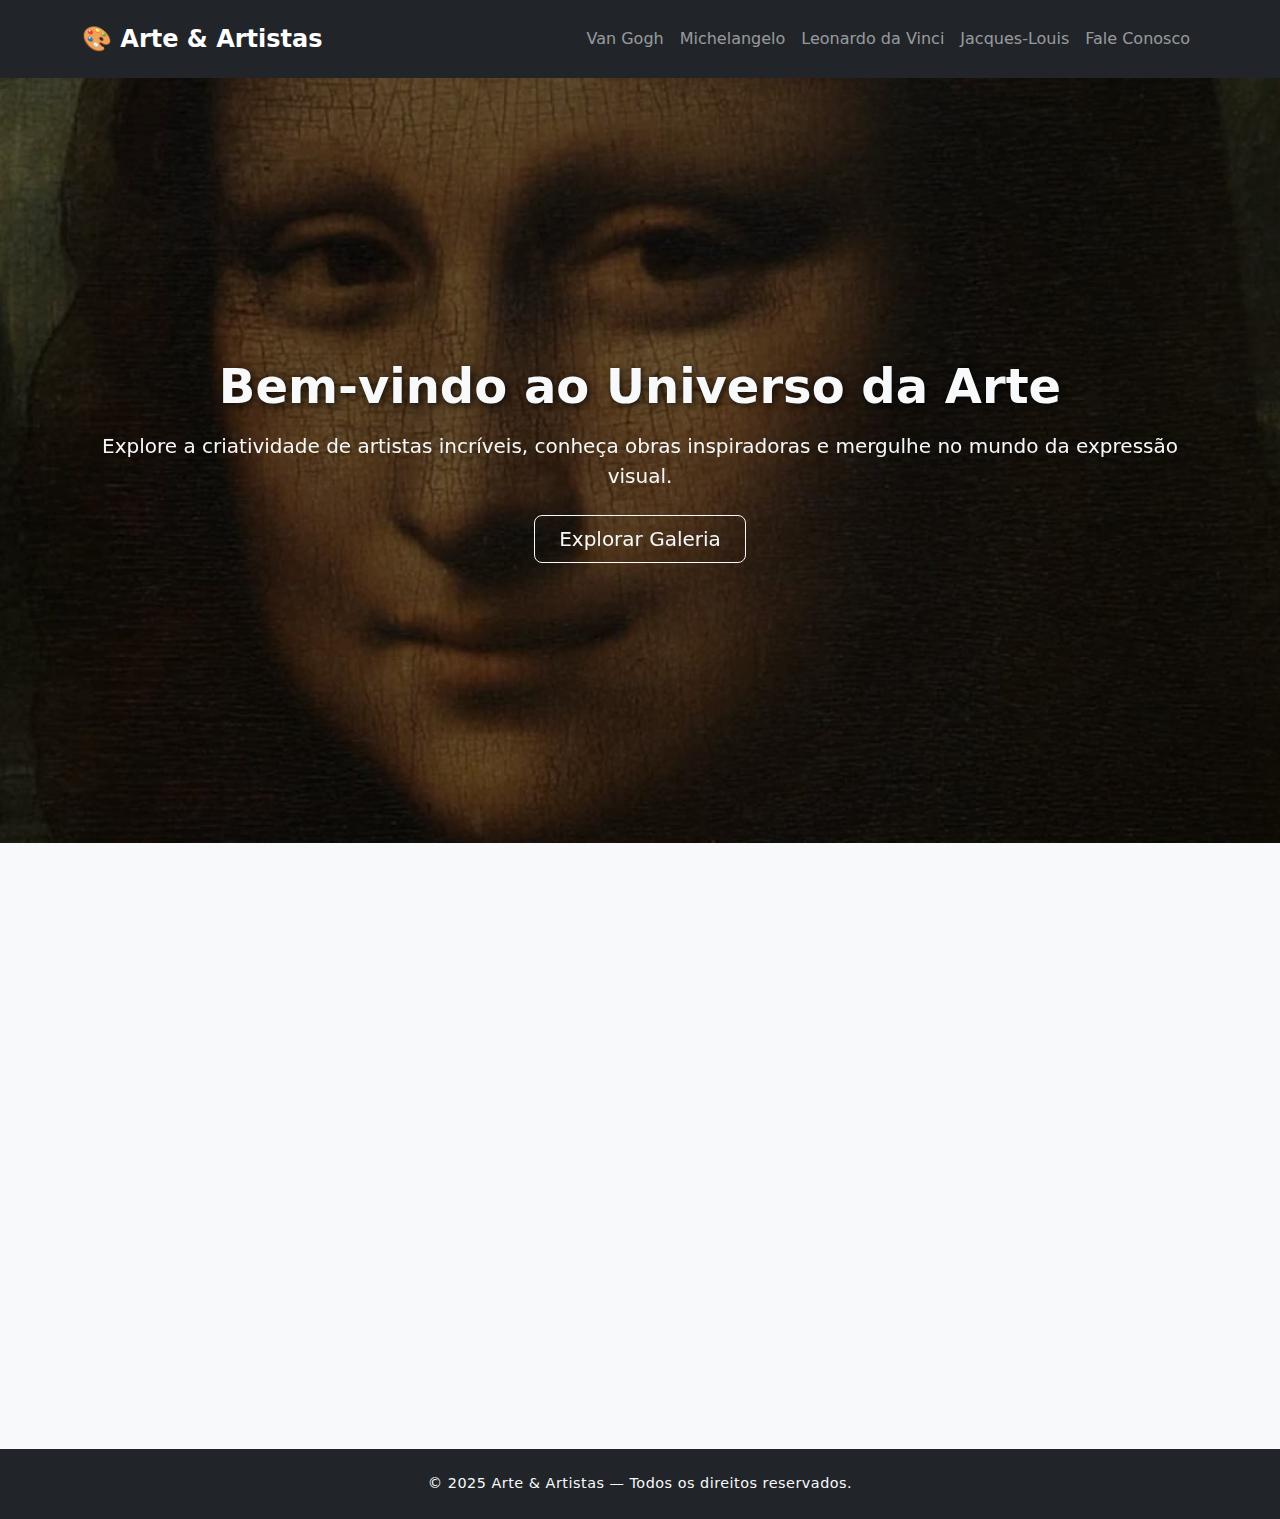
<file: index.html>
<!DOCTYPE html>
<html lang="pt-BR">
<head>
  <meta charset="UTF-8">
  <meta name="viewport" content="width=device-width, initial-scale=1.0">
  <title>Galeria de Arte & Artistas</title>

  <!-- Bootstrap CSS -->
  <link href="https://cdn.jsdelivr.net/npm/bootstrap@5.3.3/dist/css/bootstrap.min.css" rel="stylesheet">

  <!-- Animate On Scroll -->
  <link href="https://unpkg.com/aos@2.3.4/dist/aos.css" rel="stylesheet">

  <style>
    /* ===== HERO ===== */
    .hero {
      background: url('img/monalisa-detalhe.webp') center/cover no-repeat;
      height: 85vh;
      position: relative;
    }
    .hero::after {
      content: "";
      position: absolute;
      inset: 0;
      background: rgba(0, 0, 0, 0.6);
    }
    .hero .container {
      position: relative;
      z-index: 2;
    }
    .hero h1 {
      font-size: 3rem;
      text-shadow: 2px 2px 8px rgba(0,0,0,0.8);
    }

    /* ===== DESTAQUE ===== */
    .card {
      border-radius: 12px;
      overflow: hidden;
      border: none;
      box-shadow: 0 6px 18px rgba(0,0,0,0.1);
      transition: transform 0.3s ease, box-shadow 0.3s ease;
    }
    .card:hover {
      transform: translateY(-6px);
      box-shadow: 0 12px 24px rgba(0,0,0,0.15);
    }

    .card-img-top {
      height: 280px;
      object-fit: cover;
      transition: transform 0.4s ease;
    }

    .card:hover .card-img-top {
      transform: scale(1.08);
    }

    /* ===== OVERLAY COM LEGENDA ===== */
    .image-overlay {
      position: absolute;
      top: 0;
      left: 0;
      width: 100%;
      height: 100%;
      background: rgba(0,0,0,0.65);
      color: #fff;
      opacity: 0;
      display: flex;
      flex-direction: column;
      align-items: center;
      justify-content: center;
      transition: opacity 0.4s ease;
    }
    .card:hover .image-overlay {
      opacity: 1;
    }
    .image-overlay h5 {
      font-weight: 600;
      font-size: 1.25rem;
      color: #f9d342;
    }
    .image-overlay p {
      font-size: 0.9rem;
      color: #ddd;
      margin-top: 5px;
    }

    /* ===== FOOTER ===== */
    footer {
      font-size: 0.9rem;
      letter-spacing: 0.5px;
    }

    .card-body {
      text-align: center;
      background-color: #fff;
    }
  </style>
</head>
<body>

  <!-- ===== NAVBAR ===== -->
  <nav class="navbar navbar-expand-lg navbar-dark bg-dark shadow-sm py-3">
    <div class="container">
      <a class="navbar-brand fw-bold fs-4" href="index.html">🎨 Arte & Artistas</a>
      <button class="navbar-toggler" type="button" data-bs-toggle="collapse" data-bs-target="#navbarNav">
        <span class="navbar-toggler-icon"></span>
      </button>
      <div class="collapse navbar-collapse justify-content-end" id="navbarNav">
        <ul class="navbar-nav">
          <li class="nav-item"><a class="nav-link" href="pag1.html">Van Gogh</a></li>
          <li class="nav-item"><a class="nav-link" href="pag2.html">Michelangelo</a></li>
          <li class="nav-item"><a class="nav-link" href="pag3.html">Leonardo da Vinci</a></li>
          <li class="nav-item"><a class="nav-link" href="pag4.html">Jacques-Louis</a></li>
          <li class="nav-item"><a class="nav-link" href="pag5.html">Fale Conosco</a></li>
        </ul>
      </div>
    </div>
  </nav>

  <!-- ===== HALL DE ENTRADA ===== -->
  <section class="hero d-flex align-items-center text-center text-light" id="home">
    <div class="container" data-aos="fade-up">
      <h1 class="display-3 fw-bold mb-3">Bem-vindo ao Universo da Arte</h1>
      <p class="lead mb-4">Explore a criatividade de artistas incríveis, conheça obras inspiradoras e mergulhe no mundo da expressão visual.</p>
      <a href="#explorar" class="btn btn-outline-light btn-lg px-4">Explorar Galeria</a>
    </div>
  </section>

  <!-- ===== SEÇÃO DE DESTAQUE ===== -->
  <section id="explorar" class="py-5 bg-light">
    <div class="container">
      <div class="text-center mb-5" data-aos="fade-up">
        <h2 class="fw-bold">O que você vai encontrar</h2>
        <p class="text-muted">Uma jornada visual através da arte clássica e moderna.</p>
      </div>

      <div class="row g-4">
        <!-- Card 1 -->
        <div class="col-md-4" data-aos="zoom-in">
          <div class="card position-relative h-100">
            <img src="img/Vincent_van_Gogh_-_Self-Portrait_-_Google_Art_Project_(454045).jpg" class="card-img-top" alt="Van Gogh">
            <div class="image-overlay">
              <h5>Autorretrato</h5>
              <p>Vincent van Gogh — 1889</p>
            </div>
            <div class="card-body">
              <h5 class="card-title">Perfis de Artistas</h5>
              <p class="card-text text-muted">Conheça a história e as inspirações por trás de cada artista.</p>
            </div>
          </div>
        </div>

        <!-- Card 2 -->
        <div class="col-md-4" data-aos="zoom-in" data-aos-delay="150">
          <div class="card position-relative h-100">
            <img src="img/Last_Judgement_by_Michelangelo.jpg" class="card-img-top" alt="Michelangelo">
            <div class="image-overlay">
              <h5>O Juízo Final</h5>
              <p>Michelangelo — 1541</p>
            </div>
            <div class="card-body">
              <h5 class="card-title">Obras</h5>
              <p class="card-text text-muted">Explore obras em alta resolução com curadoria especial.</p>
            </div>
          </div>
        </div>

        <!-- Card 3 -->
        <div class="col-md-4" data-aos="zoom-in" data-aos-delay="300">
          <div class="card position-relative h-100">
            <img src="img/David_-_Napoleon_crossing_the_Alps_-_Malmaison1.jpg" class="card-img-top" alt="Jacques-Louis David">
            <div class="image-overlay">
              <h5>Napoleão Cruzando os Alpes</h5>
              <p>Jacques-Louis David — 1801</p>
            </div>
            <div class="card-body">
              <h5 class="card-title">História</h5>
              <p class="card-text text-muted">Fique por dentro dos contextos históricos da época dos artistas.</p>
            </div>
          </div>
        </div>
      </div>
    </div>
  </section>

  <!-- ===== FOOTER ===== -->
  <footer class="text-center py-4 bg-dark text-light">
    <p class="mb-0">&copy; 2025 Arte & Artistas — Todos os direitos reservados.</p>
  </footer>

  <!-- Bootstrap JS -->
  <script src="https://cdn.jsdelivr.net/npm/bootstrap@5.3.3/dist/js/bootstrap.bundle.min.js"></script>

  <!-- Animate On Scroll -->
  <script src="https://unpkg.com/aos@2.3.4/dist/aos.js"></script>
  <script>
    AOS.init({
      duration: 1000,
      once: true
    });
  </script>
</body>
</html>
</file>
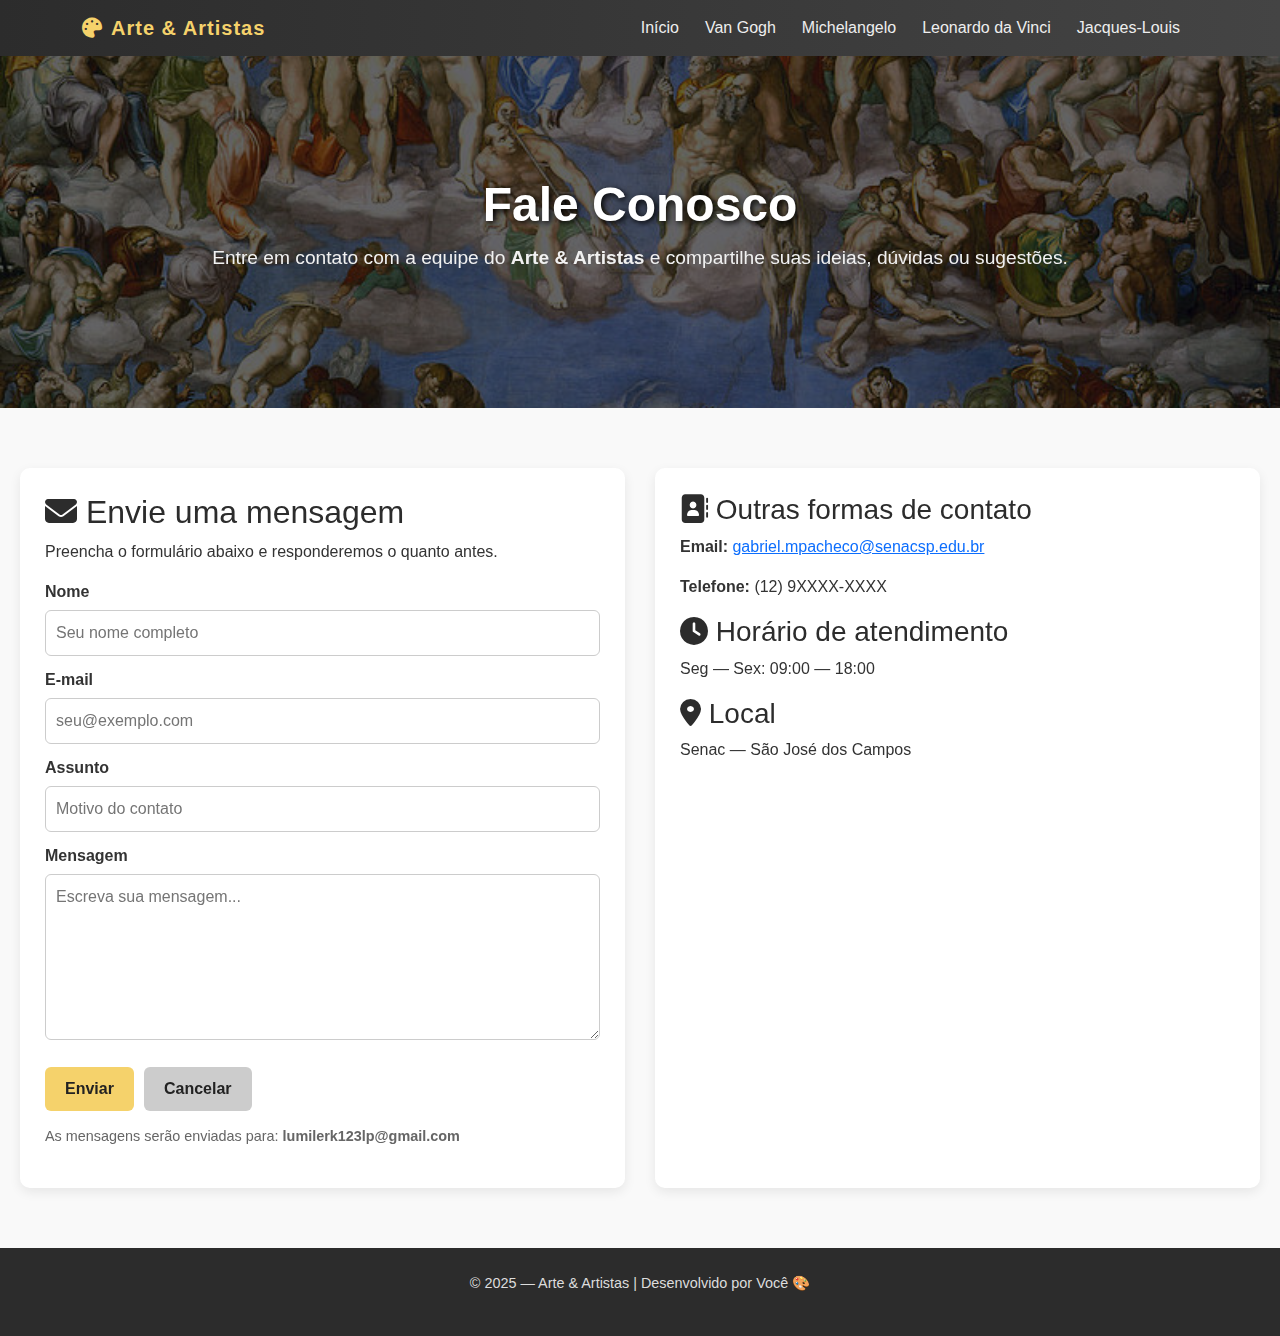
<file: pag5.html>
<!DOCTYPE html>
<html lang="pt-BR">
<head>
    <meta charset="utf-8" />
    <meta name="viewport" content="width=device-width, initial-scale=1" />
    <title>Contato — Arte & Artistas</title>

    <!-- Bootstrap e AOS -->
    <link href="https://cdn.jsdelivr.net/npm/bootstrap@5.3.3/dist/css/bootstrap.min.css" rel="stylesheet">
    <link href="https://unpkg.com/aos@2.3.1/dist/aos.css" rel="stylesheet">
    <link rel="stylesheet" href="https://cdnjs.cloudflare.com/ajax/libs/font-awesome/6.5.0/css/all.min.css">

    <style>
        body {
            font-family: 'Poppins', sans-serif;
            background-color: #faf9f6;
            color: #333;
        }

        /* ===== NAVBAR ===== */
        .navbar {
            background: linear-gradient(90deg, #2c2c2c, #444);
        }
        .navbar-brand {
            font-weight: 600;
            color: #f5d26b !important;
            letter-spacing: 1px;
        }
        .nav-link {
            color: #eee !important;
            margin-right: 10px;
            transition: 0.3s;
        }
        .nav-link:hover {
            color: #f5d26b !important;
        }

        /* ===== HERO ===== */
        .hero {
            background: url('img/Last_Judgement_by_Michelangelo.jpg') center/cover no-repeat;
            color: white;
            text-align: center;
            padding: 120px 20px;
            position: relative;
        }
        .hero::after {
            content: "";
            position: absolute;
            inset: 0;
            background: rgba(0, 0, 0, 0.6);
        }
        .hero-content {
            position: relative;
            z-index: 2;
        }
        .hero h1 {
            font-size: 3rem;
            font-weight: 700;
            text-shadow: 2px 2px 6px #000;
        }
        .hero p {
            font-size: 1.2rem;
            margin-top: 10px;
            color: #f1f1f1;
        }

        /* ===== CONTATO ===== */
        .container-contato {
            display: flex;
            flex-wrap: wrap;
            gap: 30px;
            padding: 60px 20px;
            background: #f9f9f9;
        }
        .contato-card, .contato-info {
            flex: 1;
            min-width: 320px;
            background: white;
            border-radius: 10px;
            padding: 25px;
            box-shadow: 0 4px 12px rgba(0,0,0,0.08);
            transition: transform 0.3s;
        }
        .contato-card:hover, .contato-info:hover {
            transform: translateY(-4px);
        }
        h2, h3 {
            color: #2c2c2c;
        }
        label {
            display: block;
            margin-top: 12px;
            font-weight: bold;
        }
        input, textarea {
            width: 100%;
            margin-top: 6px;
            padding: 10px;
            border: 1px solid #ccc;
            border-radius: 6px;
            transition: border-color 0.2s;
        }
        input:focus, textarea:focus {
            border-color: #f5d26b;
            outline: none;
        }
        .acoes {
            margin-top: 20px;
            display: flex;
            gap: 10px;
        }
        .botao {
            background-color: #f5d26b;
            border: none;
            color: #222;
            padding: 10px 20px;
            border-radius: 6px;
            cursor: pointer;
            font-weight: 600;
            transition: background-color 0.3s;
            text-decoration: none;
        }
        .botao:hover {
            background-color: #ffe27a;
        }
        .botao-secundario {
            background-color: #ccc;
        }
        .observacao {
            font-size: 0.9em;
            color: #666;
            margin-top: 15px;
        }

        /* ===== FOOTER ===== */
        footer {
            background: #2c2c2c;
            color: #ddd;
            text-align: center;
            padding: 25px;
            font-size: 0.9rem;
        }
    </style>
</head>

<body>
    <!-- ===== NAVBAR ===== -->
    <nav class="navbar navbar-expand-lg navbar-dark sticky-top">
        <div class="container">
            <a class="navbar-brand" href="index.html"><i class="fa-solid fa-palette me-2"></i>Arte & Artistas</a>
            <button class="navbar-toggler" type="button" data-bs-toggle="collapse" data-bs-target="#navbarNav">
                <span class="navbar-toggler-icon"></span>
            </button>
            <div class="collapse navbar-collapse justify-content-end" id="navbarNav">
                <ul class="navbar-nav">
                    <li class="nav-item"><a class="nav-link" href="index.html">Início</a></li>
                    <li class="nav-item"><a class="nav-link" href="pag1.html">Van Gogh</a></li>
                    <li class="nav-item"><a class="nav-link" href="pag2.html">Michelangelo</a></li>
                    <li class="nav-item"><a class="nav-link" href="pag3.html">Leonardo da Vinci</a></li>
                    <li class="nav-item"><a class="nav-link" href="pag4.html">Jacques-Louis</a></li>
            </div>
        </div>
    </nav>

    <!-- ===== HERO ===== -->
    <section class="hero d-flex align-items-center justify-content-center">
        <div class="hero-content" data-aos="fade-up" data-aos-duration="1200">
            <h1>Fale Conosco</h1>
            <p>Entre em contato com a equipe do <strong>Arte & Artistas</strong> e compartilhe suas ideias, dúvidas ou sugestões.</p>
        </div>
    </section>

    <!-- ===== CONTATO ===== -->
    <main class="container-contato">
        <section class="contato-card" data-aos="fade-right">
            <h2><i class="fa-solid fa-envelope"></i> Envie uma mensagem</h2>
            <p>Preencha o formulário abaixo e responderemos o quanto antes.</p>

            <form action="https://formspree.io/f/mqagrapv" method="POST" id="formContato">
                <label for="nome">Nome</label>
                <input type="text" id="nome" name="nome" placeholder="Seu nome completo" required>

                <label for="email">E-mail</label>
                <input type="email" id="email" name="email" placeholder="seu@exemplo.com" required>

                <label for="assunto">Assunto</label>
                <input type="text" id="assunto" name="assunto" placeholder="Motivo do contato">

                <label for="mensagem">Mensagem</label>
                <textarea id="mensagem" name="mensagem" rows="6" placeholder="Escreva sua mensagem..." required></textarea>

                <div class="acoes">
                    <button type="submit" class="botao">Enviar</button>
                    <a href="index.html" class="botao botao-secundario">Cancelar</a>
                </div>

                <p class="observacao">As mensagens serão enviadas para: <strong>lumilerk123lp@gmail.com</strong></p>
            </form>
        </section>

        <aside class="contato-info" data-aos="fade-left">
            <h3><i class="fa-solid fa-address-book"></i> Outras formas de contato</h3>
            <p><strong>Email:</strong> <a href="mailto:gabriel.mpacheco@senacsp.edu.br">gabriel.mpacheco@senacsp.edu.br</a></p>
            <p><strong>Telefone:</strong> (12) 9XXXX-XXXX</p>

            <h3><i class="fa-solid fa-clock"></i> Horário de atendimento</h3>
            <p>Seg — Sex: 09:00 — 18:00</p>

            <h3><i class="fa-solid fa-location-dot"></i> Local</h3>
            <p>Senac — São José dos Campos</p>
        </aside>
    </main>

    <!-- ===== FOOTER ===== -->
    <footer>
        <p>&copy; 2025 — Arte & Artistas | Desenvolvido por Você 🎨</p>
    </footer>

    <!-- Bootstrap e AOS Scripts -->
    <script src="https://cdn.jsdelivr.net/npm/bootstrap@5.3.3/dist/js/bootstrap.bundle.min.js"></script>
    <script src="https://unpkg.com/aos@2.3.1/dist/aos.js"></script>
    <script>
        AOS.init();

        // Envio do formulário
        const form = document.getElementById("formContato");
        form.addEventListener("submit", async (e) => {
            e.preventDefault();
            const data = new FormData(form);
            const response = await fetch(form.action, {
                method: form.method,
                body: data,
                headers: { 'Accept': 'application/json' }
            });
            if (response.ok) {
                alert("✅ Mensagem enviada com sucesso! Entraremos em contato em breve.");
                form.reset();
            } else {
                alert("❌ Ocorreu um erro ao enviar. Tente novamente mais tarde.");
            }
        });
    </script>
</body>
</html>
</file>
